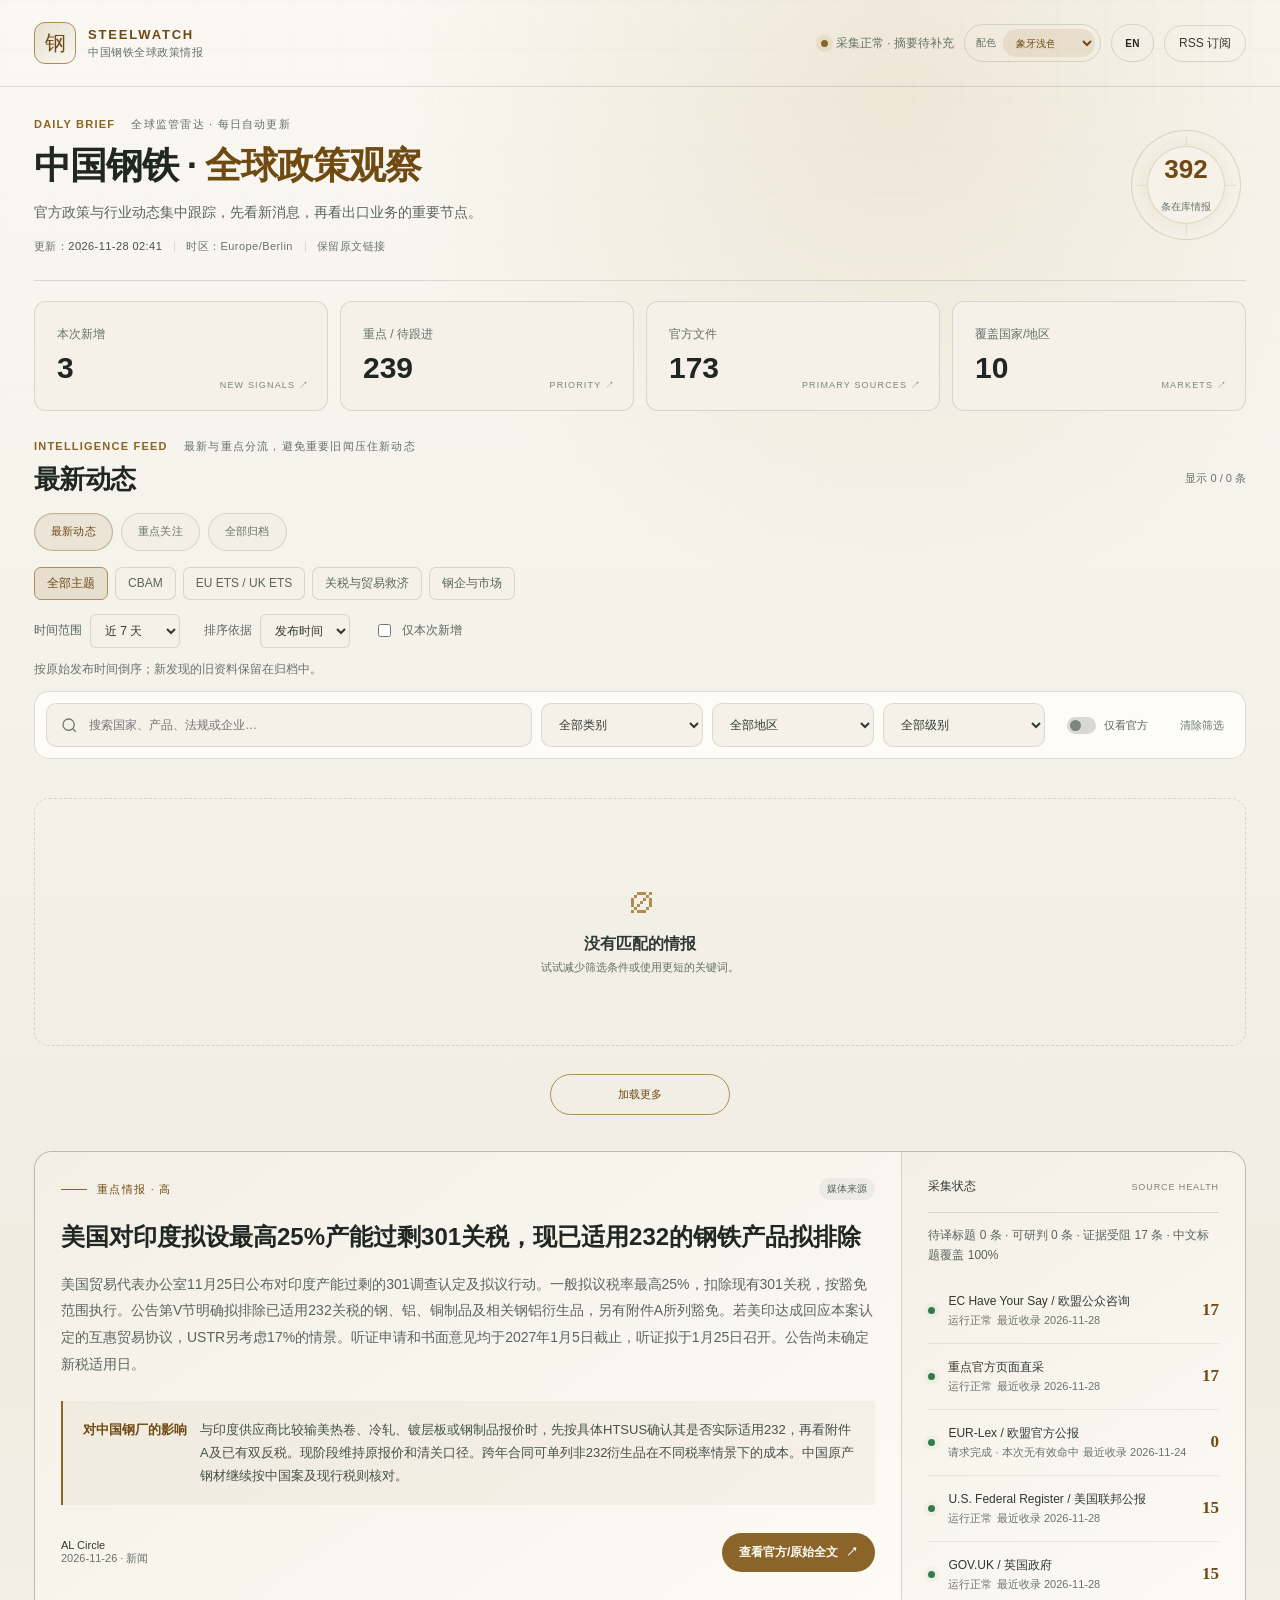
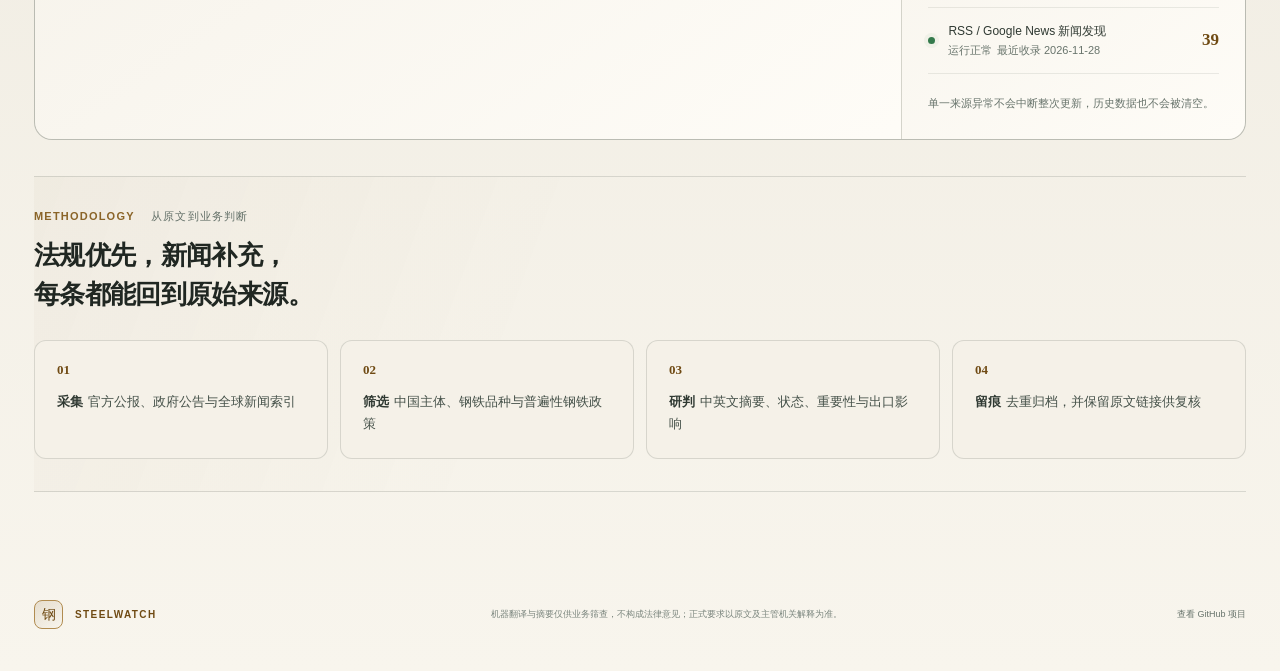
<file: docs/index.html>
<!doctype html>
<html lang="zh-CN" data-theme="pearl">
  <head>
    <meta charset="utf-8" />
    <meta name="viewport" content="width=device-width, initial-scale=1" />
    <meta
      name="description"
      content="每日追踪全球与中国钢铁有关的法规、贸易救济、配额关税、原产地、碳政策与行业新闻。"
    />
    <meta name="theme-color" content="#faf8f2" />
    <title>中国钢铁全球政策情报</title>
    <link rel="icon" href="./icon.svg" type="image/svg+xml" />
    <link rel="alternate" type="application/rss+xml" title="中国钢铁全球政策情报" href="./feed.xml" />
    <script>
      (() => {
        const themes = new Set(["gold", "ocean", "jade", "copper", "violet", "pearl"]);
        try {
          const theme = localStorage.getItem("steelwatch-theme");
          const language = localStorage.getItem("steelwatch-language");
          if (themes.has(theme)) document.documentElement.dataset.theme = theme;
          if (language === "en") document.documentElement.lang = "en";
        } catch (_) { /* Preferences are optional. */ }
      })();
    </script>
    <link rel="stylesheet" href="./styles.css?v=792008732925" />
  </head>
  <body>
    <a class="skip-link" href="#intelligence" data-i18n="skipLink">跳至情报列表</a>
    <div class="page-noise" aria-hidden="true"></div>

    <header class="topbar">
      <a class="brand" href="./" aria-label="返回看板首页" data-i18n-aria-label="brandHome">
        <span class="brand-mark" aria-hidden="true">钢</span>
        <span>
          <strong>STEELWATCH</strong>
          <small data-i18n="brandSubtitle">中国钢铁全球政策情报</small>
        </span>
      </a>
      <div class="top-actions">
        <span class="live-state" id="live-state"><i></i> <span data-i18n="loadingData">数据载入中</span></span>
        <label class="theme-control">
          <span data-i18n="themeLabel">配色</span>
          <select id="theme-select" aria-label="选择看板配色" data-i18n-aria-label="themeAria">
            <option value="gold">黑金</option>
            <option value="ocean">深海蓝</option>
            <option value="jade">翡翠绿</option>
            <option value="copper">赤铜棕</option>
            <option value="violet">紫晶夜</option>
            <option value="pearl">象牙浅色</option>
          </select>
        </label>
        <button class="language-toggle" id="language-toggle" type="button" aria-label="切换为英文" aria-pressed="false">EN</button>
        <a class="quiet-button rss-link" href="./feed.xml" target="_blank" rel="noopener" data-i18n="rss">RSS 订阅</a>
      </div>
    </header>

    <main>
      <section class="hero" aria-labelledby="page-title">
        <div class="hero-copy">
          <p class="eyebrow"><span>DAILY BRIEF</span> <span class="eyebrow-copy" data-i18n="heroEyebrow">全球监管雷达 · 每日自动更新</span></p>
          <h1 id="page-title" data-i18n-html="heroTitle">看清规则变化，<br /><em>提前判断出口影响。</em></h1>
          <p class="hero-deck" data-i18n="heroDeck">
            官方政策与行业动态集中跟踪，先看新消息，再看出口业务的重要节点。
          </p>
          <div class="hero-meta">
            <span><span data-i18n="updatedLabel">更新：</span><b id="updated-at">—</b></span>
            <span data-i18n="timezoneLabel">时区：Europe/Berlin</span>
            <span data-i18n="originalLinks">保留原文链接</span>
          </div>
        </div>
        <div class="radar" aria-hidden="true">
          <div class="radar-ring ring-one"></div>
          <div class="radar-ring ring-two"></div>
          <div class="radar-ring ring-three"></div>
          <div class="radar-sweep"></div>
          <span class="ping ping-a"></span>
          <span class="ping ping-b"></span>
          <span class="ping ping-c"></span>
          <div class="radar-label"><strong id="radar-count">—</strong><small data-i18n="radarLabel">条在库情报</small></div>
        </div>
      </section>

      <section class="metrics" aria-label="情报概览" data-i18n-aria-label="metricsAria">
        <article><button type="button" data-metric="new"><span data-i18n="metricNew">本次新增</span><strong id="metric-new">—</strong><small>NEW SIGNALS ↗</small></button></article>
        <article><button type="button" data-metric="priority"><span data-i18n="metricHigh">重大 / 高关注</span><strong id="metric-high">—</strong><small>PRIORITY ↗</small></button></article>
        <article><button type="button" data-metric="official"><span data-i18n="metricOfficial">官方文件</span><strong id="metric-official">—</strong><small>PRIMARY SOURCES ↗</small></button></article>
        <article><button type="button" data-metric="all"><span data-i18n="metricMarkets">覆盖国家/地区</span><strong id="metric-markets">—</strong><small>MARKETS ↗</small></button></article>
      </section>

      <section class="intelligence" id="intelligence" aria-labelledby="intelligence-title">
        <div class="section-heading">
          <div>
            <p class="eyebrow"><span>INTELLIGENCE FEED</span> <span class="eyebrow-copy" data-i18n="feedEyebrow">按重要性与时效排序</span></p>
            <h2 id="intelligence-title" data-i18n="allIntelligence">全部情报</h2>
          </div>
          <p id="result-count" aria-live="polite" data-i18n="loadingShort">正在加载…</p>
        </div>

        <div class="feed-tabs" id="feed-tabs" role="group" aria-label="情报视图">
          <button class="feed-tab active" type="button" aria-pressed="true" data-feed-mode="latest" data-i18n="tabLatest">最新动态</button>
          <button class="feed-tab" type="button" aria-pressed="false" data-feed-mode="priority" data-i18n="tabPriority">重点关注</button>
          <button class="feed-tab" type="button" aria-pressed="false" data-feed-mode="all" data-i18n="tabAll">全部归档</button>
        </div>

        <div class="topic-filters" id="topic-filters" role="group" aria-label="主题筛选">
          <button type="button" class="active" data-topic="all" aria-pressed="true" data-i18n="topicAll">全部主题</button>
          <button type="button" data-topic="cbam" aria-pressed="false">CBAM</button>
          <button type="button" data-topic="ets" aria-pressed="false">EU ETS / UK ETS</button>
          <button type="button" data-topic="trade" aria-pressed="false" data-i18n="topicTrade">关税与贸易救济</button>
          <button type="button" data-topic="industry" aria-pressed="false" data-i18n="topicIndustry">钢企与市场</button>
        </div>
        <div class="feed-options">
          <label><span data-i18n="periodLabel">时间范围</span>
            <select id="period"><option value="7" data-i18n="period7">近 7 天</option><option value="30" data-i18n="period30">近 30 天</option><option value="90" data-i18n="period90">近 90 天</option><option value="0" data-i18n="periodAll">全部时间</option></select>
          </label>
          <label><span data-i18n="sortLabel">排序依据</span>
            <select id="sort"><option value="published" data-i18n="sortPublished">发布时间</option><option value="seen" data-i18n="sortSeen">首次收录</option></select>
          </label>
          <label class="new-only"><input type="checkbox" id="new-only"/><span data-i18n="newOnly">仅本次新增</span></label>
        </div>
        <p class="feed-note" id="feed-note"></p>
        <form class="filters" id="filters" role="search">
          <label class="search-field">
            <span class="visually-hidden" data-i18n="searchLabel">搜索情报</span>
            <svg viewBox="0 0 24 24" aria-hidden="true"><path d="m21 21-4.35-4.35m2.35-5.15a7.5 7.5 0 1 1-15 0 7.5 7.5 0 0 1 15 0Z" /></svg>
            <input id="search" type="search" placeholder="搜索国家、产品、法规或企业…" data-i18n-placeholder="searchPlaceholder" autocomplete="off" />
          </label>
          <label>
            <span class="visually-hidden" data-i18n="categoryLabel">类别</span>
            <select id="category"><option value="">全部类别</option></select>
          </label>
          <label>
            <span class="visually-hidden" data-i18n="regionLabel">地区</span>
            <select id="region"><option value="">全部地区</option></select>
          </label>
          <label>
            <span class="visually-hidden" data-i18n="importanceLabel">重要性</span>
            <select id="importance">
              <option value="">全部级别</option>
              <option value="重大">重大</option>
              <option value="高">高关注</option>
              <option value="中">中等</option>
              <option value="低">低</option>
            </select>
          </label>
          <label class="official-toggle">
            <input id="official-only" type="checkbox" />
            <span aria-hidden="true"></span>
            <span data-i18n="officialOnly">仅看官方</span>
          </label>
          <button id="reset" type="reset" data-i18n="resetFilters">清除筛选</button>
        </form>

        <div class="active-filters" id="active-filters"></div>
        <div class="card-grid" id="card-grid" aria-live="polite"></div>
        <button class="load-more" id="load-more" type="button" hidden data-i18n="loadMore">加载更多</button>
      </section>

      <section class="briefing-grid" aria-label="重点情报与采集状态">
        <article class="lead-card" id="lead-card">
          <div class="loading-line"></div>
          <div class="loading-line short"></div>
        </article>
        <aside class="source-panel">
          <div class="section-kicker"><span data-i18n="sourceHealth">采集状态</span><small>SOURCE HEALTH</small></div>
          <p id="analysis-state" class="analysis-state" role="status"></p>
          <div id="source-list" class="source-list" aria-live="polite"></div>
          <p class="source-note" data-i18n="sourceNote">单一来源异常不会中断整次更新，历史数据也不会被清空。</p>
        </aside>
      </section>

      <section class="method" aria-label="看板方法说明">
        <div>
          <p class="eyebrow"><span>METHODOLOGY</span> <span class="eyebrow-copy" data-i18n="methodEyebrow">从原文到业务判断</span></p>
          <h2 data-i18n-html="methodTitle">法规优先，新闻补充，<br />每条都能回到原始来源。</h2>
        </div>
        <ol>
          <li><b>01</b><span data-i18n-html="methodCollect"><strong>采集</strong>官方公报、政府公告与全球新闻索引</span></li>
          <li><b>02</b><span data-i18n-html="methodFilter"><strong>筛选</strong>中国主体、钢铁品种与普遍性钢铁政策</span></li>
          <li><b>03</b><span data-i18n-html="methodAnalyze"><strong>研判</strong>中文摘要、状态、重要性与出口影响</span></li>
          <li><b>04</b><span data-i18n-html="methodTrace"><strong>留痕</strong>去重归档，并保留原文链接供复核</span></li>
        </ol>
      </section>
    </main>

    <footer>
      <div class="brand footer-brand"><span class="brand-mark" aria-hidden="true">钢</span><strong>STEELWATCH</strong></div>
      <p data-i18n="disclaimer">机器翻译与摘要仅供业务筛查，不构成法律意见；正式要求以原文及主管机关解释为准。</p>
      <a href="https://github.com/Davidzhu511/china-steel-policy-watch" target="_blank" rel="noopener" data-i18n="viewGithub">查看 GitHub 项目</a>
    </footer>

    <template id="empty-template">
      <div class="empty-state">
        <span>∅</span>
        <h3 data-i18n="emptyTitle">没有匹配的情报</h3>
        <p data-i18n="emptyCopy">试试减少筛选条件或使用更短的关键词。</p>
      </div>
    </template>
    <script src="./app.js?v=1146ac8cb452" defer></script>
  </body>
</html>
</file>
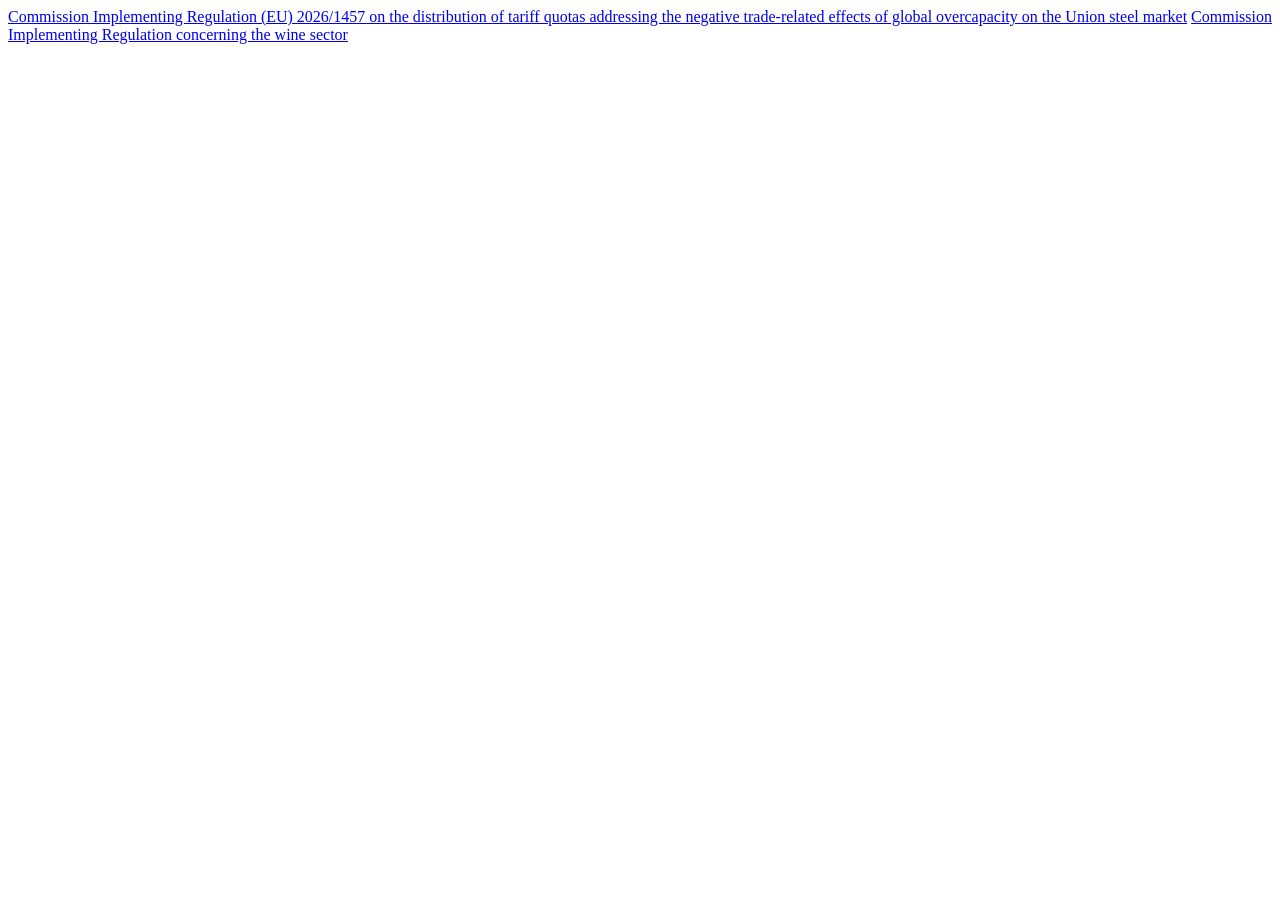
<file: tests/fixtures/eurlex_daily.html>
<!doctype html>
<html><body>
  <main>
    <a href="/eli/reg_impl/2026/1457/oj/eng">Commission Implementing Regulation (EU) 2026/1457 on the distribution of tariff quotas addressing the negative trade-related effects of global overcapacity on the Union steel market</a>
    <a href="/eli/reg_impl/2026/1752/oj/eng">Commission Implementing Regulation concerning the wine sector</a>
  </main>
</body></html>
</file>
<file: docs/styles.css>
:root {
  color-scheme: dark;
  --ink: #0f110e;
  --ink-rgb: 15, 17, 14;
  --ink-2: #151713;
  --ink-2-rgb: 21, 23, 19;
  --panel: #1b1e1a;
  --panel-rgb: 27, 30, 26;
  --panel-2: #222620;
  --panel-2-rgb: 34, 38, 32;
  --card-rgb: 31, 34, 29;
  --card-low-rgb: 21, 24, 20;
  --filter-rgb: 24, 27, 23;
  --field: #151814;
  --body-start: #11130f;
  --body-middle: #141613;
  --body-end: #10120f;
  --body-glow-rgb: 109, 111, 83;
  --elephant: #596058;
  --elephant-soft: #353a34;
  --gold: #c9a85f;
  --gold-rgb: 201, 168, 95;
  --gold-bright: #e2c77f;
  --gold-dim: #806c3f;
  --paper: #ecece6;
  --muted: #a8ada5;
  --text-emphasis: #e1e2dc;
  --text-strong: #d8d9d2;
  --text-body: #c4c7c0;
  --text-soft: #a7aca4;
  --text-subtle: #858b83;
  --text-faint: #626860;
  --danger: #d97863;
  --success: #7eaa84;
  --danger-text: #f0ab9c;
  --success-text: #9dc5a3;
  --line: rgba(212, 213, 201, 0.13);
  --surface-border: rgba(255, 255, 255, 0.08);
  --surface-divider: rgba(255, 255, 255, 0.055);
  --surface-fill: rgba(255, 255, 255, 0.04);
  --grid-rgb: 255, 255, 255;
  --accent-ink: #161810;
  --toggle-bg: #3b403a;
  --toggle-knob: #8d928b;
  --toggle-checked: #f0ddab;
  --radar-shadow: rgba(0, 0, 0, 0.35);
  --shadow: 0 28px 80px rgba(0, 0, 0, 0.34);
  --radius: 18px;
}

html[data-theme="ocean"] {
  --ink: #07111f; --ink-rgb: 7, 17, 31;
  --ink-2: #0b1728; --ink-2-rgb: 11, 23, 40;
  --panel: #101f31; --panel-rgb: 16, 31, 49;
  --panel-2: #15283e; --panel-2-rgb: 21, 40, 62;
  --card-rgb: 15, 29, 46; --card-low-rgb: 9, 21, 34; --filter-rgb: 11, 25, 40;
  --field: #091624; --body-start: #07111f; --body-middle: #0a1727; --body-end: #06101c;
  --body-glow-rgb: 43, 93, 139; --elephant: #536a7d; --elephant-soft: #263b4e;
  --gold: #4c9be8; --gold-rgb: 76, 155, 232; --gold-bright: #91caff; --gold-dim: #2d669d;
  --paper: #edf6ff; --muted: #98aabd;
}

html[data-theme="jade"] {
  --ink: #071511; --ink-rgb: 7, 21, 17;
  --ink-2: #0b1b16; --ink-2-rgb: 11, 27, 22;
  --panel: #10241d; --panel-rgb: 16, 36, 29;
  --panel-2: #173128; --panel-2-rgb: 23, 49, 40;
  --card-rgb: 15, 36, 28; --card-low-rgb: 8, 25, 19; --filter-rgb: 10, 29, 23;
  --field: #0a1d17; --body-start: #071511; --body-middle: #0b1d17; --body-end: #06130f;
  --body-glow-rgb: 45, 119, 92; --elephant: #4f7164; --elephant-soft: #29463c;
  --gold: #42c99a; --gold-rgb: 66, 201, 154; --gold-bright: #88ebc9; --gold-dim: #287d64;
  --paper: #edf9f4; --muted: #9bb8ad;
}

html[data-theme="copper"] {
  --ink: #18100c; --ink-rgb: 24, 16, 12;
  --ink-2: #201510; --ink-2-rgb: 32, 21, 16;
  --panel: #291a14; --panel-rgb: 41, 26, 20;
  --panel-2: #352219; --panel-2-rgb: 53, 34, 25;
  --card-rgb: 40, 25, 19; --card-low-rgb: 29, 17, 13; --filter-rgb: 34, 21, 16;
  --field: #21140f; --body-start: #18100c; --body-middle: #20150f; --body-end: #140c09;
  --body-glow-rgb: 126, 74, 45; --elephant: #765f53; --elephant-soft: #49372e;
  --gold: #d8895b; --gold-rgb: 216, 137, 91; --gold-bright: #f2b083; --gold-dim: #8c4a2e;
  --paper: #fff2e9; --muted: #baa69c;
}

html[data-theme="violet"] {
  --ink: #100d1b; --ink-rgb: 16, 13, 27;
  --ink-2: #171225; --ink-2-rgb: 23, 18, 37;
  --panel: #211a34; --panel-rgb: 33, 26, 52;
  --panel-2: #2b2243; --panel-2-rgb: 43, 34, 67;
  --card-rgb: 31, 24, 49; --card-low-rgb: 21, 16, 35; --filter-rgb: 25, 19, 41;
  --field: #181329; --body-start: #100d1b; --body-middle: #171225; --body-end: #0d0a17;
  --body-glow-rgb: 91, 68, 139; --elephant: #665d7a; --elephant-soft: #393149;
  --gold: #9e84e8; --gold-rgb: 158, 132, 232; --gold-bright: #c6b5ff; --gold-dim: #6652a6;
  --paper: #f5f0ff; --muted: #aaa0bd;
}

html[data-theme="pearl"] {
  color-scheme: light;
  --ink: #f7f4ec; --ink-rgb: 247, 244, 236;
  --ink-2: #f0ece2; --ink-2-rgb: 240, 236, 226;
  --panel: #fffdf8; --panel-rgb: 255, 253, 248;
  --panel-2: #f4f0e7; --panel-2-rgb: 244, 240, 231;
  --card-rgb: 255, 253, 248; --card-low-rgb: 245, 241, 231; --filter-rgb: 255, 253, 248;
  --field: #f5f1e8; --body-start: #faf8f2; --body-middle: #f0ece2; --body-end: #f8f5ed;
  --body-glow-rgb: 180, 143, 78; --elephant: #a5aca5; --elephant-soft: #d8d9d2;
  --gold: #8a6428; --gold-rgb: 138, 100, 40; --gold-bright: #6f4a13; --gold-dim: #b18c50;
  --paper: #202722; --muted: #637068;
  --text-emphasis: #202722; --text-strong: #2f3932; --text-body: #455149;
  --text-soft: #59655d; --text-subtle: #68746c; --text-faint: #7a857d;
  --danger: #b84e3d; --success: #347a4c; --danger-text: #9f392d; --success-text: #2f7045;
  --line: rgba(32, 44, 36, 0.14); --surface-border: rgba(32, 44, 36, 0.12);
  --surface-divider: rgba(32, 44, 36, 0.09); --surface-fill: rgba(32, 44, 36, 0.05);
  --grid-rgb: 32, 44, 36; --accent-ink: #fffdf8;
  --toggle-bg: #d9d9d1; --toggle-knob: #7c867f; --toggle-checked: #fff8e8;
  --radar-shadow: rgba(79, 64, 36, 0.12); --shadow: 0 26px 70px rgba(48, 39, 24, 0.12);
}

* { box-sizing: border-box; }
html { scroll-behavior: smooth; }
body {
  margin: 0;
  min-width: 320px;
  background:
    radial-gradient(circle at 70% 4%, rgba(var(--body-glow-rgb), 0.16), transparent 32rem),
    linear-gradient(180deg, var(--body-start) 0%, var(--body-middle) 58%, var(--body-end) 100%);
  color: var(--paper);
  font-family: "Noto Sans SC", "PingFang SC", "Microsoft YaHei", Arial, sans-serif;
  -webkit-font-smoothing: antialiased;
}

body::before {
  content: "";
  position: fixed;
  inset: 0;
  pointer-events: none;
  background-image: linear-gradient(rgba(var(--grid-rgb),.014) 1px, transparent 1px), linear-gradient(90deg, rgba(var(--grid-rgb),.012) 1px, transparent 1px);
  background-size: 48px 48px;
  mask-image: linear-gradient(to bottom, black, transparent 70%);
}

a { color: inherit; }
button, input, select { font: inherit; }
button, select { cursor: pointer; }
.skip-link { position: fixed; left: 1rem; top: -5rem; z-index: 99; padding: .7rem 1rem; background: var(--gold); color: var(--accent-ink); border-radius: 8px; }
.skip-link:focus { top: 1rem; }
.visually-hidden { position: absolute !important; width: 1px; height: 1px; padding: 0; margin: -1px; overflow: hidden; clip: rect(0,0,0,0); white-space: nowrap; border: 0; }

.topbar {
  position: relative;
  z-index: 5;
  max-width: 1380px;
  margin: 0 auto;
  padding: 22px 34px;
  display: flex;
  align-items: center;
  justify-content: space-between;
  border-bottom: 1px solid var(--line);
}

.brand { display: inline-flex; align-items: center; gap: 12px; text-decoration: none; }
.brand-mark { display: grid; place-items: center; width: 42px; height: 42px; border: 1px solid var(--gold-dim); border-radius: 11px; color: var(--gold-bright); background: linear-gradient(145deg, rgba(var(--gold-rgb),.16), rgba(255,255,255,.02)); font-family: "Songti SC", serif; font-size: 21px; }
.brand strong { display: block; letter-spacing: .14em; font-size: 13px; color: var(--gold-bright); }
.brand small { display: block; margin-top: 3px; color: var(--muted); font-size: 11px; letter-spacing: .05em; }
.top-actions { display: flex; align-items: center; justify-content: flex-end; gap: 10px; }
.live-state { display: inline-flex; align-items: center; gap: 8px; color: var(--muted); font-size: 12px; }
.live-state i { width: 7px; height: 7px; border-radius: 50%; background: var(--gold); box-shadow: 0 0 0 5px rgba(var(--gold-rgb),.09); }
.live-state.ok i { background: var(--success); box-shadow: 0 0 0 5px rgba(126,170,132,.1); }
.live-state.error i { background: var(--danger); }
.quiet-button { border: 1px solid var(--line); border-radius: 999px; padding: 9px 14px; text-decoration: none; color: var(--text-strong); font-size: 12px; transition: .2s ease; }
.quiet-button:hover { border-color: var(--gold-dim); color: var(--gold-bright); transform: translateY(-1px); }
.theme-control { display: inline-flex; align-items: center; gap: 7px; min-height: 38px; padding: 4px 5px 4px 11px; border: 1px solid var(--line); border-radius: 999px; color: var(--muted); font-size: 10px; }
.theme-control select { height: 28px; max-width: 92px; padding: 0 25px 0 9px; border: 0; border-radius: 999px; outline: 0; background: rgba(var(--gold-rgb),.11); color: var(--gold-bright); font-size: 10px; }
.theme-control:focus-within { border-color: var(--gold-dim); box-shadow: 0 0 0 3px rgba(var(--gold-rgb),.07); }
.language-toggle { min-width: 43px; height: 38px; padding: 0 11px; border: 1px solid var(--line); border-radius: 999px; background: transparent; color: var(--paper); font-size: 10px; font-weight: 700; letter-spacing: .04em; transition: .2s ease; }
.language-toggle:hover { border-color: var(--gold-dim); color: var(--gold-bright); transform: translateY(-1px); }

main { max-width: 1380px; margin: 0 auto; padding: 0 34px 80px; }
.hero { min-height: 530px; display: grid; grid-template-columns: minmax(0, 1.25fr) minmax(330px, .75fr); align-items: center; gap: 60px; padding: 76px 4vw 58px; border-bottom: 1px solid var(--line); overflow: hidden; }
.eyebrow { margin: 0 0 20px; color: var(--muted); font-size: 11px; text-transform: uppercase; letter-spacing: .11em; }
.eyebrow > span:first-child { margin-right: 12px; color: var(--gold); font-weight: 700; }
.eyebrow .eyebrow-copy { color: inherit; font-weight: inherit; }
.hero h1 { margin: 0; max-width: 800px; font-family: "Songti SC", "STSong", serif; font-size: clamp(48px, 5.3vw, 74px); line-height: 1.08; letter-spacing: -.045em; font-weight: 600; }
.hero h1 em { color: var(--gold-bright); font-style: normal; }
html[lang="en"] .hero h1 { max-width: 900px; font-family: Georgia, "Times New Roman", serif; font-size: clamp(46px, 5vw, 70px); letter-spacing: -.035em; }
.hero-deck { max-width: 670px; margin: 28px 0 0; color: var(--text-soft); font-size: clamp(15px, 1.4vw, 18px); line-height: 1.9; }
.hero-meta { display: flex; flex-wrap: wrap; gap: 10px 24px; margin-top: 35px; color: var(--text-subtle); font-size: 11px; letter-spacing: .04em; }
.hero-meta span { position: relative; }
.hero-meta span:not(:last-child)::after { content: ""; position: absolute; right: -13px; top: 3px; width: 1px; height: 10px; background: var(--line); }
.hero-meta b { color: var(--text-body); font-weight: 500; }

.radar { position: relative; justify-self: center; width: min(390px, 30vw); aspect-ratio: 1; border: 1px solid rgba(var(--gold-rgb),.22); border-radius: 50%; background: radial-gradient(circle, rgba(var(--gold-rgb),.08) 0 1px, transparent 2px), radial-gradient(circle, rgba(var(--body-glow-rgb),.16), transparent 67%); box-shadow: inset 0 0 80px var(--radar-shadow), 0 0 100px rgba(var(--gold-rgb),.05); }
.radar::before, .radar::after { content: ""; position: absolute; background: rgba(var(--gold-rgb),.11); }
.radar::before { left: 50%; top: 4%; bottom: 4%; width: 1px; }
.radar::after { top: 50%; left: 4%; right: 4%; height: 1px; }
.radar-ring { position: absolute; inset: 15%; border: 1px solid rgba(var(--gold-rgb),.16); border-radius: 50%; }
.ring-two { inset: 31%; }
.ring-three { inset: 45%; }
.radar-sweep { position: absolute; inset: 0; border-radius: 50%; overflow: hidden; animation: sweep 7s linear infinite; }
.radar-sweep::after { content: ""; position: absolute; left: 50%; top: 50%; width: 50%; height: 1px; transform-origin: left; background: linear-gradient(90deg, rgba(var(--gold-rgb),.85), transparent); box-shadow: 0 -18px 30px rgba(var(--gold-rgb),.18); }
.ping { position: absolute; width: 8px; height: 8px; border-radius: 50%; background: var(--gold-bright); box-shadow: 0 0 0 6px rgba(var(--gold-rgb),.08), 0 0 22px var(--gold); }
.ping-a { top: 27%; left: 65%; }.ping-b { top: 68%; left: 35%; animation: pulse 2.2s ease infinite; }.ping-c { top: 51%; left: 76%; animation: pulse 2.2s .8s ease infinite; }
.radar-label { position: absolute; z-index: 2; inset: 50% auto auto 50%; transform: translate(-50%,-50%); display: grid; place-items: center; width: 110px; height: 110px; border-radius: 50%; background: rgba(var(--ink-rgb),.85); border: 1px solid rgba(var(--gold-rgb),.2); backdrop-filter: blur(5px); }
.radar-label strong { color: var(--gold-bright); font-size: 31px; line-height: 1; }.radar-label small { color: var(--muted); font-size: 10px; }
@keyframes sweep { to { transform: rotate(360deg); } }
@keyframes pulse { 50% { opacity: .35; transform: scale(.7); } }

.metrics { display: grid; grid-template-columns: repeat(4,1fr); border-bottom: 1px solid var(--line); }
.metrics article { position: relative; min-height: 132px; padding: 27px 30px 23px; border-right: 1px solid var(--line); }
.metrics article:last-child { border-right: 0; }
.metrics span { display: block; color: var(--muted); font-size: 12px; }
.metrics strong { display: block; margin-top: 8px; color: var(--paper); font-family: Georgia, serif; font-size: 36px; font-weight: 500; }
.metrics small { position: absolute; right: 24px; bottom: 20px; color: var(--text-faint); font-size: 9px; letter-spacing: .13em; }

.briefing-grid { display: grid; grid-template-columns: minmax(0, 2.15fr) minmax(280px, .85fr); gap: 1px; margin: 42px 0 92px; background: var(--line); border: 1px solid var(--line); border-radius: var(--radius); overflow: hidden; box-shadow: var(--shadow); }
.lead-card, .source-panel { background: linear-gradient(145deg, rgba(var(--panel-2-rgb),.98), rgba(var(--panel-rgb),.98)); }
.lead-card { min-height: 385px; padding: 42px 46px; }
.lead-top { display: flex; align-items: center; justify-content: space-between; gap: 20px; }
.lead-badges { display: flex; justify-content: flex-end; flex-wrap: wrap; gap: 6px; }
.lead-label { display: inline-flex; align-items: center; gap: 10px; color: var(--gold-bright); font-size: 11px; letter-spacing: .12em; }
.lead-label::before { content: ""; width: 26px; height: 1px; background: var(--gold); }
.lead-card h2 { max-width: 850px; margin: 35px 0 18px; font-family: "Songti SC", serif; font-size: clamp(29px, 3.3vw, 47px); line-height: 1.28; font-weight: 600; }
html[lang="en"] .lead-card h2 { font-family: Georgia, "Times New Roman", serif; font-size: clamp(27px, 2.9vw, 42px); line-height: 1.24; }
.lead-card .lead-summary { max-width: 850px; color: var(--text-soft); line-height: 1.9; font-size: 14px; }
.lead-impact { display: grid; grid-template-columns: auto 1fr; gap: 13px; max-width: 850px; margin-top: 24px; padding: 18px 20px; border-left: 2px solid var(--gold); background: rgba(var(--gold-rgb),.055); color: var(--text-body); font-size: 13px; line-height: 1.75; }
.lead-impact b { color: var(--gold-bright); white-space: nowrap; }
.lead-footer { display: flex; align-items: center; justify-content: space-between; gap: 20px; margin-top: 28px; }
.source-line { color: var(--text-subtle); font-size: 11px; }
.source-line b { color: var(--text-strong); font-weight: 500; }
.primary-link { display: inline-flex; align-items: center; gap: 8px; padding: 11px 17px; border-radius: 999px; background: var(--gold); color: var(--accent-ink); text-decoration: none; font-size: 12px; font-weight: 700; transition: .2s ease; }
.primary-link:hover { background: var(--gold-bright); transform: translateY(-2px); }
.loading-line { height: 28px; margin: 50px 0 18px; border-radius: 5px; background: linear-gradient(90deg, rgba(var(--grid-rgb),.035), rgba(var(--grid-rgb),.08), rgba(var(--grid-rgb),.035)); background-size: 200% 100%; animation: loading 1.4s infinite; }.loading-line.short { width: 55%; margin-top: 0; }
@keyframes loading { to { background-position: -200% 0; } }

.source-panel { padding: 34px 30px; }
.section-kicker { display: flex; align-items: center; justify-content: space-between; padding-bottom: 17px; border-bottom: 1px solid var(--line); }
.section-kicker span { color: var(--text-strong); font-size: 12px; }.section-kicker small { color: var(--text-faint); font-size: 9px; letter-spacing: .1em; }
.source-list { display: grid; margin-top: 8px; }
.source-item { display: grid; grid-template-columns: 9px 1fr auto; align-items: center; gap: 11px; padding: 15px 0; border-bottom: 1px solid var(--surface-divider); }
.source-dot { width: 7px; height: 7px; border-radius: 50%; background: var(--success); box-shadow: 0 0 0 4px rgba(126,170,132,.08); }.source-dot.bad { background: var(--danger); box-shadow: 0 0 0 4px rgba(217,120,99,.08); }
.source-item strong { display: block; color: var(--text-strong); font-size: 11px; font-weight: 500; }.source-item small { color: var(--text-subtle); font-size: 9px; }
.source-count { color: var(--gold-bright); font-family: Georgia, serif; font-size: 17px; }
.source-note { margin: 20px 0 0; color: var(--text-subtle); font-size: 10px; line-height: 1.7; }

.intelligence { scroll-margin-top: 20px; }
.section-heading { display: flex; align-items: end; justify-content: space-between; gap: 30px; margin-bottom: 26px; }
.section-heading .eyebrow { margin-bottom: 12px; }
.section-heading h2, .method h2 { margin: 0; font-family: "Songti SC", serif; font-size: clamp(34px, 4vw, 54px); font-weight: 600; letter-spacing: -.025em; }
.section-heading > p { color: var(--text-subtle); font-size: 11px; }
.filters { position: sticky; top: 12px; z-index: 6; display: grid; grid-template-columns: minmax(250px,1.5fr) repeat(3,minmax(130px,.5fr)) auto auto; gap: 9px; padding: 11px; border: 1px solid var(--line); border-radius: 15px; background: rgba(var(--filter-rgb),.89); backdrop-filter: blur(18px); box-shadow: 0 14px 40px rgba(0,0,0,.18); }
.filters input[type="search"], .filters select { width: 100%; height: 44px; border: 1px solid var(--surface-border); border-radius: 10px; outline: none; background: var(--field); color: var(--text-strong); font-size: 12px; transition: .18s; }
.filters input[type="search"] { padding: 0 14px 0 42px; }
.filters select { padding: 0 34px 0 13px; }
.filters input:focus, .filters select:focus { border-color: var(--gold-dim); box-shadow: 0 0 0 3px rgba(var(--gold-rgb),.07); }
.search-field { position: relative; }.search-field svg { position: absolute; z-index: 2; left: 14px; top: 13px; width: 18px; fill: none; stroke: var(--text-subtle); stroke-width: 1.7; }
.official-toggle { display: flex; align-items: center; gap: 8px; height: 44px; padding: 0 13px; color: var(--text-soft); font-size: 11px; white-space: nowrap; }
.official-toggle input { position: absolute; opacity: 0; }.official-toggle span { position: relative; width: 29px; height: 17px; border-radius: 999px; background: var(--toggle-bg); transition: .2s; }.official-toggle span::after { content: ""; position: absolute; top: 3px; left: 3px; width: 11px; height: 11px; border-radius: 50%; background: var(--toggle-knob); transition: .2s; }.official-toggle input:checked + span { background: var(--gold-dim); }.official-toggle input:checked + span::after { left: 15px; background: var(--toggle-checked); }
#reset { border: 0; background: transparent; color: var(--text-subtle); font-size: 11px; padding: 0 10px; }#reset:hover { color: var(--gold-bright); }
.active-filters { min-height: 39px; display: flex; align-items: center; flex-wrap: wrap; gap: 8px; padding: 10px 2px 7px; }
.filter-chip { border: 1px solid rgba(var(--gold-rgb),.22); border-radius: 999px; padding: 5px 9px; color: var(--gold-bright); background: rgba(var(--gold-rgb),.04); font-size: 9px; }

.card-grid { display: grid; grid-template-columns: repeat(3,minmax(0,1fr)); gap: 14px; }
.intel-card { position: relative; min-height: 380px; display: flex; flex-direction: column; padding: 25px 24px 22px; border: 1px solid var(--line); border-radius: 15px; background: linear-gradient(155deg, rgba(var(--card-rgb),.96), rgba(var(--card-low-rgb),.96)); overflow: hidden; transition: transform .22s ease, border-color .22s ease, box-shadow .22s ease; }
.intel-card::before { content: ""; position: absolute; left: 0; top: 0; bottom: 0; width: 2px; background: transparent; }
.intel-card[data-importance="重大"]::before { background: var(--danger); }.intel-card[data-importance="高"]::before { background: var(--gold); }
.intel-card:hover { transform: translateY(-4px); border-color: rgba(var(--gold-rgb),.24); box-shadow: 0 20px 50px rgba(0,0,0,.22); }
.card-head { display: flex; align-items: center; justify-content: space-between; gap: 12px; }
.badge-row { display: flex; align-items: center; flex-wrap: wrap; gap: 6px; }
.badge { display: inline-flex; align-items: center; min-height: 22px; padding: 0 8px; border-radius: 999px; color: var(--text-soft); background: var(--surface-fill); font-size: 9px; }
.badge.importance-重大 { color: var(--danger-text); background: rgba(217,120,99,.11); }.badge.importance-高 { color: var(--gold-bright); background: rgba(var(--gold-rgb),.1); }.badge.official { color: var(--success-text); background: rgba(126,170,132,.1); }.badge.feedback-open { color: var(--gold-bright); border: 1px solid rgba(var(--gold-rgb),.18); background: rgba(var(--gold-rgb),.07); }
.card-date { color: var(--text-subtle); font-size: 9px; white-space: nowrap; }
.intel-card h3 { margin: 21px 0 13px; color: var(--text-emphasis); font-family: "Songti SC", serif; font-size: 21px; line-height: 1.48; font-weight: 600; display: -webkit-box; -webkit-line-clamp: 4; -webkit-box-orient: vertical; overflow: hidden; }
html[lang="en"] .intel-card h3 { font-family: Georgia, "Times New Roman", serif; font-size: 19px; line-height: 1.4; -webkit-line-clamp: 5; }
.card-summary { margin: 0; color: var(--text-soft); font-size: 12px; line-height: 1.82; display: -webkit-box; -webkit-line-clamp: 4; -webkit-box-orient: vertical; overflow: hidden; }
.card-impact { margin: 17px 0 0; padding-top: 15px; border-top: 1px solid var(--surface-divider); color: var(--text-body); font-size: 11px; line-height: 1.75; display: -webkit-box; -webkit-line-clamp: 3; -webkit-box-orient: vertical; overflow: hidden; }.card-impact b { color: var(--gold); font-weight: 500; }
.card-tags { display: flex; flex-wrap: wrap; gap: 6px; margin-top: 17px; }.card-tags span { color: var(--text-subtle); font-size: 9px; }.card-tags span:not(:last-child)::after { content: "·"; margin-left: 6px; color: var(--text-faint); }
.card-bottom { display: flex; align-items: center; justify-content: space-between; gap: 15px; margin-top: auto; padding-top: 20px; }
.card-source { min-width: 0; }.card-source strong { display: block; max-width: 220px; overflow: hidden; text-overflow: ellipsis; white-space: nowrap; color: var(--text-soft); font-size: 10px; font-weight: 500; }.card-source small { display: block; margin-top: 4px; color: var(--text-faint); font-size: 9px; }
.original-link { display: inline-grid; place-items: center; flex: 0 0 34px; width: 34px; height: 34px; border: 1px solid rgba(var(--gold-rgb),.18); border-radius: 50%; color: var(--gold-bright); text-decoration: none; transition: .2s; }.original-link:hover { background: var(--gold); color: var(--accent-ink); }.original-link svg { width: 14px; fill: none; stroke: currentColor; stroke-width: 1.7; }
.load-more { display: block; min-width: 180px; margin: 28px auto 0; padding: 12px 22px; border: 1px solid var(--gold-dim); border-radius: 999px; background: transparent; color: var(--gold-bright); font-size: 11px; }.load-more:hover { background: rgba(var(--gold-rgb),.08); }
.empty-state { grid-column: 1/-1; padding: 70px 30px; border: 1px dashed var(--line); border-radius: 15px; text-align: center; color: var(--muted); }.empty-state span { color: var(--gold-dim); font-family: Georgia,serif; font-size: 48px; }.empty-state h3 { margin: 10px 0 5px; color: var(--text-strong); font-size: 16px; }.empty-state p { margin: 0; font-size: 11px; }

.method { display: grid; grid-template-columns: 1fr 1fr; gap: 60px; margin-top: 110px; padding: 70px 4vw; border-top: 1px solid var(--line); border-bottom: 1px solid var(--line); background: linear-gradient(110deg, rgba(var(--gold-rgb),.035), transparent 42%); }
.method .eyebrow { margin-bottom: 18px; }.method h2 { font-size: clamp(31px,3.5vw,48px); line-height: 1.35; }
.method ol { margin: 0; padding: 0; list-style: none; }.method li { display: grid; grid-template-columns: 44px 1fr; gap: 15px; align-items: center; padding: 17px 0; border-bottom: 1px solid var(--line); }.method li:first-child { border-top: 1px solid var(--line); }.method li b { color: var(--gold-dim); font-family: Georgia,serif; font-size: 12px; }.method li span { color: var(--text-subtle); font-size: 12px; }.method li strong { display: inline-block; min-width: 45px; color: var(--text-body); font-weight: 500; }

footer { max-width: 1380px; margin: 0 auto; padding: 28px 34px 42px; display: grid; grid-template-columns: auto 1fr auto; align-items: center; gap: 35px; color: var(--text-faint); font-size: 9px; }.footer-brand .brand-mark { width: 29px; height: 29px; font-size: 14px; border-radius: 8px; }.footer-brand strong { font-size: 10px; }footer p { margin: 0; text-align: center; }footer > a { color: var(--text-subtle); text-decoration: none; }footer > a:hover { color: var(--gold-bright); }


.feed-tabs { display: flex; flex-wrap: wrap; gap: 8px; margin: 0 0 16px; }
.feed-tab { min-height: 38px; padding: 9px 16px; border: 1px solid var(--line); border-radius: 999px; background: rgba(var(--gold-rgb),.025); color: var(--text-subtle); font-size: 11px; letter-spacing: .02em; cursor: pointer; transition: .18s ease; }
.feed-tab:hover { border-color: var(--gold-dim); color: var(--text-strong); }
.feed-tab.active { border-color: rgba(var(--gold-rgb),.42); background: rgba(var(--gold-rgb),.1); color: var(--gold-bright); box-shadow: inset 0 0 0 1px rgba(var(--gold-rgb),.06); }
.card-source small + small { margin-top: 2px; color: var(--text-faint); }

@media (max-width: 1080px) {
  .live-state { display: none; }
  .hero { grid-template-columns: 1fr 280px; gap: 25px; padding-inline: 10px; }.radar { width: 280px; }
  .metrics article { padding-inline: 20px; }
  .card-grid { grid-template-columns: repeat(2,minmax(0,1fr)); }
  .filters { grid-template-columns: minmax(250px,1.4fr) repeat(2,minmax(120px,.55fr)) auto; }.filters label:nth-of-type(4) { display: none; }
}

@media (max-width: 780px) {
  .topbar { padding: 14px 18px; }.brand small, .live-state, .rss-link, .theme-control > span { display: none; }.top-actions { gap: 7px; }
  .theme-control { padding: 4px; }.theme-control select { width: 82px; }.language-toggle { min-width: 42px; }
  main { padding: 0 18px 60px; }.hero { min-height: auto; grid-template-columns: 1fr; padding: 65px 0 45px; }.hero h1 { font-size: clamp(32px,9.8vw,40px); }.hero-deck { font-size: 15px; }.radar { display: none; }
  .metrics { grid-template-columns: repeat(2,1fr); }.metrics article:nth-child(2) { border-right: 0; }.metrics article:nth-child(-n+2) { border-bottom: 1px solid var(--line); }.metrics article { min-height: 108px; padding: 21px 16px; }.metrics strong { font-size: 30px; }.metrics small { right: 15px; bottom: 15px; }
  .briefing-grid { grid-template-columns: 1fr; margin: 28px 0 72px; }.lead-card { min-height: auto; padding: 30px 24px; }.lead-card h2 { margin-top: 27px; font-size: 30px; }.lead-impact { grid-template-columns: 1fr; }.lead-footer { align-items: flex-end; }.source-panel { padding: 28px 24px; }
  .section-heading { align-items: flex-start; }.section-heading > p { margin-top: 7px; }
  .feed-tabs { flex-wrap: nowrap; overflow-x: auto; padding-bottom: 2px; }
  .feed-tab { flex: 0 0 auto; }
  .filters { position: relative; top: 0; grid-template-columns: 1fr 1fr; }.search-field { grid-column: 1/-1; }.filters label:nth-of-type(4) { display: block; }.official-toggle { justify-content: center; }.filters #reset { min-height: 44px; }
  .card-grid { grid-template-columns: 1fr; }.intel-card { min-height: 350px; }
  .method { grid-template-columns: 1fr; gap: 38px; margin-top: 80px; padding: 55px 2px; }
  footer { grid-template-columns: 1fr; justify-items: center; gap: 17px; padding-inline: 18px; }footer p { max-width: 520px; }
}

@media (prefers-reduced-motion: reduce) {
  *, *::before, *::after { scroll-behavior: auto !important; animation-duration: .01ms !important; animation-iteration-count: 1 !important; transition-duration: .01ms !important; }
}

/* News reading layout: put the feed ahead of diagnostics and retain saved themes. */
.hero { min-height: 0; grid-template-columns: minmax(0, 1fr) 120px; gap: 24px; padding: 30px 0 26px; }
.hero h1, html[lang="en"] .hero h1 { font-family: inherit; font-size: clamp(25px, 3vw, 37px); line-height: 1.3; letter-spacing: -.03em; }
.hero .eyebrow { margin-bottom: 10px; }
.hero-deck { max-width: 900px; margin-top: 11px; font-size: 14px; line-height: 1.7; }
.hero-meta { margin-top: 14px; }
.radar { width: 110px; box-shadow: none; }
.radar-label { width: 78px; height: 78px; }
.radar-label strong { font-size: 26px; }
.radar-sweep, .ping, .radar-ring { display: none; }
.metrics { margin: 20px 0 28px; gap: 12px; border: 0; }
.metrics article { min-height: 108px; padding: 0; border: 1px solid var(--line); border-radius: 12px; background: var(--field); }
.metrics article:last-child { border-right: 1px solid var(--line); }
.metrics button { width: 100%; min-height: 108px; padding: 18px 22px; border: 0; background: transparent; color: inherit; text-align: left; cursor: pointer; border-radius: inherit; }
.metrics button:hover { background: rgba(var(--gold-rgb), .07); }
.metrics strong { font-family: inherit; font-size: 30px; font-weight: 650; }
.metrics small { right: 18px; bottom: 18px; }
.section-heading { margin-bottom: 16px; }
.section-heading h2 { font-family: inherit; font-size: 26px; }
.section-heading .eyebrow { margin-bottom: 8px; }
.topic-filters { display: flex; flex-wrap: wrap; gap: 7px; margin: 14px 0; }
.topic-filters button { background: var(--field); border: 1px solid var(--line); border-radius: 7px; padding: 7px 12px; color: var(--text-soft); font-size: 12px; cursor: pointer; }
.topic-filters button.active { background: rgba(var(--gold-rgb), .14); color: var(--gold-bright); border-color: var(--gold-dim); }
.feed-options { display: flex; flex-wrap: wrap; gap: 12px 24px; align-items: center; font-size: 12px; color: var(--text-soft); }
.feed-options label { display: flex; align-items: center; gap: 8px; }
.feed-options select { min-height: 34px; color: var(--text-strong); background: var(--field); border: 1px solid var(--line); border-radius: 6px; padding: 4px 10px; }
.feed-note { font-size: 12px; line-height: 1.6; color: var(--text-subtle); margin: 12px 0; }
.filters { position: static; box-shadow: none; }
.card-grid { grid-template-columns: repeat(2, minmax(0, 1fr)); gap: 16px; }
.intel-card { padding: 23px; box-shadow: none; border: 1px solid var(--line); background: var(--field); }
.intel-card h3, html[lang="en"] .intel-card h3 { font-family: inherit; font-size: 18px; margin: 16px 0 12px; line-height: 1.5; display: block; }
.card-summary { font-size: 13px; line-height: 1.8; display: block; }
.card-impact { font-size: 12px; display: block; }
.card-date { font-size: 11px; }
.card-head { flex-wrap: wrap; gap: 10px; }
.card-source strong { max-width: 360px; font-size: 11px; }
.card-source small { font-size: 10px; color: var(--text-subtle); }
.badge { font-size: 10px; }
.badge.pending { background: rgba(var(--gold-rgb), .1); color: var(--gold-bright); }
.follow-up { margin-top: 14px; border-left: 3px solid var(--gold); padding: 10px 13px; background: rgba(var(--gold-rgb), .07); font-size: 12px; line-height: 1.7; }
.follow-up b, .follow-up span { display: block; }
.source-excerpt { margin-top: 14px; font-size: 12px; color: var(--text-soft); }
.source-excerpt summary { cursor: pointer; color: var(--gold-bright); }
.source-excerpt p { line-height: 1.7; overflow-wrap: anywhere; }
.related-source { margin-top: 10px; color: var(--gold-bright); font-size: 11px; }
.briefing-grid { margin: 36px 0 24px; box-shadow: none; }
.lead-card { min-height: 0; padding: 26px; }
.lead-card h2, html[lang="en"] .lead-card h2 { font-family: inherit; font-size: 24px; margin-top: 22px; }
.source-panel { padding: 26px; }
.analysis-state { color: var(--text-soft); font-size: 12px; line-height: 1.7; }
.source-item strong { font-size: 12px; }.source-item small, .source-note { font-size: 11px; }
.method { margin-top: 36px; padding: 30px 0; }
.method h2 { font-family: inherit; font-size: 24px; }
button:focus-visible, a:focus-visible, summary:focus-visible { outline: 2px solid var(--gold); outline-offset: 3px; }
.official-toggle input:focus-visible + span { outline: 2px solid var(--gold); outline-offset: 3px; }
.official-toggle span:not([aria-hidden]) { width: auto; height: auto; background: transparent; }
.official-toggle span:not([aria-hidden])::after { content: none; }
@media (max-width: 780px) {
  .hero { grid-template-columns: 1fr; padding: 22px 0; }
  .hero h1, html[lang="en"] .hero h1 { font-size: 26px; }
  .hero-deck { font-size: 13px; }
  .metrics { gap: 10px; margin: 16px 0 24px; }
  .metrics article { min-height: 96px; padding: 0; }
  .metrics article:nth-child(2) { border-right: 1px solid var(--line); }
  .metrics button { min-height: 96px; padding: 14px; }
  .metrics small { font-size: 8px; right: 12px; bottom: 14px; }
  .metrics strong { font-size: 26px; }
  .card-grid { grid-template-columns: 1fr; }
  .intel-card { padding: 20px; }
  .section-heading { align-items: center; gap: 12px; }
  .section-heading h2 { font-size: 23px; }
  .section-heading .eyebrow { display: none; }
  .feed-options { gap: 10px 16px; font-size: 11px; }
  .filters label:nth-of-type(4) { display: block; }
  .filters { grid-template-columns: 1fr 1fr; }
  .filters .search-field { grid-column: 1 / -1; }
  .feed-tab { font-size: 13px; }
  .lead-card, .source-panel { padding: 22px; }
  .source-line, .primary-link { font-size: 11px; }
}

.card-evidence { font-size: .82rem; line-height: 1.6; opacity: .85; overflow-wrap: anywhere; }
.card-evidence a { color: var(--accent); }

/* Wide-screen methodology: full-width introduction with four equal process cards.
   Tablet uses a two-column grid; mobile preserves the compact stacked timeline. */
.method {
  display: flex;
  flex-direction: column;
  gap: 26px;
  margin-top: 36px;
  padding: 32px 0;
}
.method > div { min-width: 0; }
.method .eyebrow { margin-bottom: 12px; }
.method h2 {
  max-width: 100%;
  font-family: inherit;
  font-size: clamp(19px, 2.1vw, 26px);
  line-height: 1.5;
}
.method ol {
  display: grid;
  grid-template-columns: repeat(4, minmax(0, 1fr));
  gap: 12px;
  margin: 0;
  padding: 0;
}
.method li, .method li:first-child {
  display: flex;
  flex-direction: column;
  align-items: flex-start;
  gap: 15px;
  min-width: 0;
  padding: 22px;
  border: 1px solid var(--line);
  border-radius: 12px;
  background: var(--field);
}
.method li b {
  color: var(--gold-bright);
  font-family: Georgia, serif;
  font-size: 13px;
  line-height: 1;
}
.method li span {
  color: var(--text-body);
  font-size: 13px;
  line-height: 1.75;
  overflow-wrap: anywhere;
}
.method li strong {
  display: inline;
  min-width: 0;
  margin-right: .35em;
  color: var(--text-strong);
  font-weight: 650;
}
@media (min-width: 781px) and (max-width: 1100px) {
  .method ol { grid-template-columns: repeat(2, minmax(0, 1fr)); }
}
@media (max-width: 780px) {
  .method { gap: 26px; margin-top: 36px; padding: 30px 0; }
  .method ol { grid-template-columns: 1fr; gap: 0; }
  .method li, .method li:first-child {
    display: grid;
    grid-template-columns: 44px minmax(0, 1fr);
    align-items: center;
    gap: 15px;
    padding: 17px 0;
    border: 0;
    border-bottom: 1px solid var(--line);
    border-radius: 0;
    background: transparent;
  }
  .method li:first-child { border-top: 1px solid var(--line); }
  .method li span { font-size: 12px; }
  .method h2 { font-size: 24px; }
}
</file>
